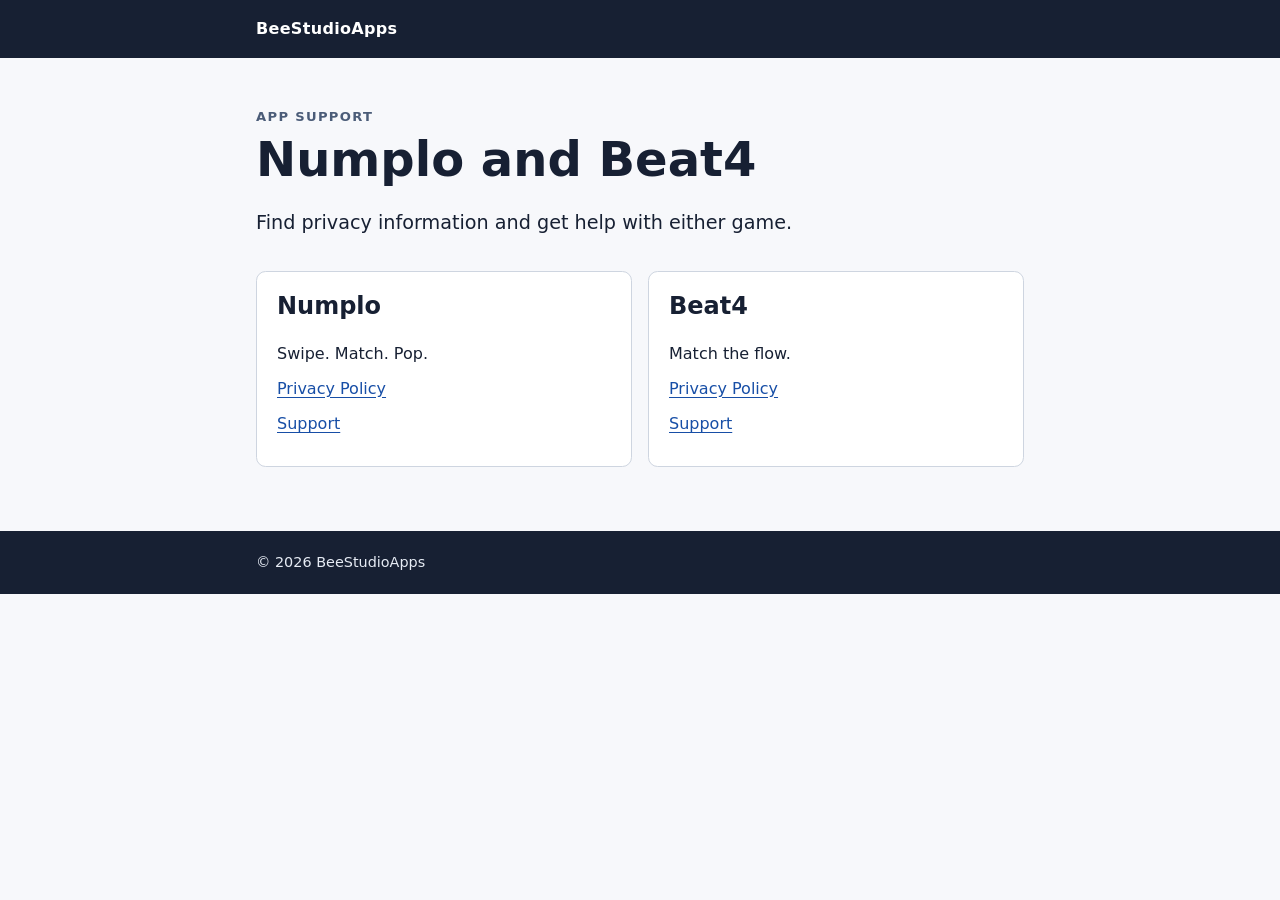
<file: index.html>
<!doctype html>
<html lang="en">
  <head>
    <meta charset="utf-8">
    <meta name="viewport" content="width=device-width, initial-scale=1">
    <meta name="description" content="Privacy and support information for Numplo and Beat4 by BeeStudioApps.">
    <title>BeeStudioApps Support</title>
    <link rel="stylesheet" href="styles.css">
  </head>
  <body>
    <a class="skip-link" href="#main">Skip to content</a>
    <header class="site-header">
      <div class="container"><a class="wordmark" href="/app-support/">BeeStudioApps</a></div>
    </header>
    <main class="container" id="main">
      <p class="eyebrow">APP SUPPORT</p>
      <h1>Numplo and Beat4</h1>
      <p class="lede">Find privacy information and get help with either game.</p>
      <div class="app-grid">
        <section class="app-card" aria-labelledby="numplo-title">
          <h2 id="numplo-title">Numplo</h2>
          <p>Swipe. Match. Pop.</p>
          <p><a href="/app-support/numplo/privacy/">Privacy Policy</a></p>
          <p><a href="/app-support/numplo/support/">Support</a></p>
        </section>
        <section class="app-card" aria-labelledby="beat4-title">
          <h2 id="beat4-title">Beat4</h2>
          <p>Match the flow.</p>
          <p><a href="/app-support/beat4/privacy/">Privacy Policy</a></p>
          <p><a href="/app-support/beat4/support/">Support</a></p>
        </section>
      </div>
    </main>
    <footer class="site-footer"><div class="container">© 2026 BeeStudioApps</div></footer>
  </body>
</html>
</file>
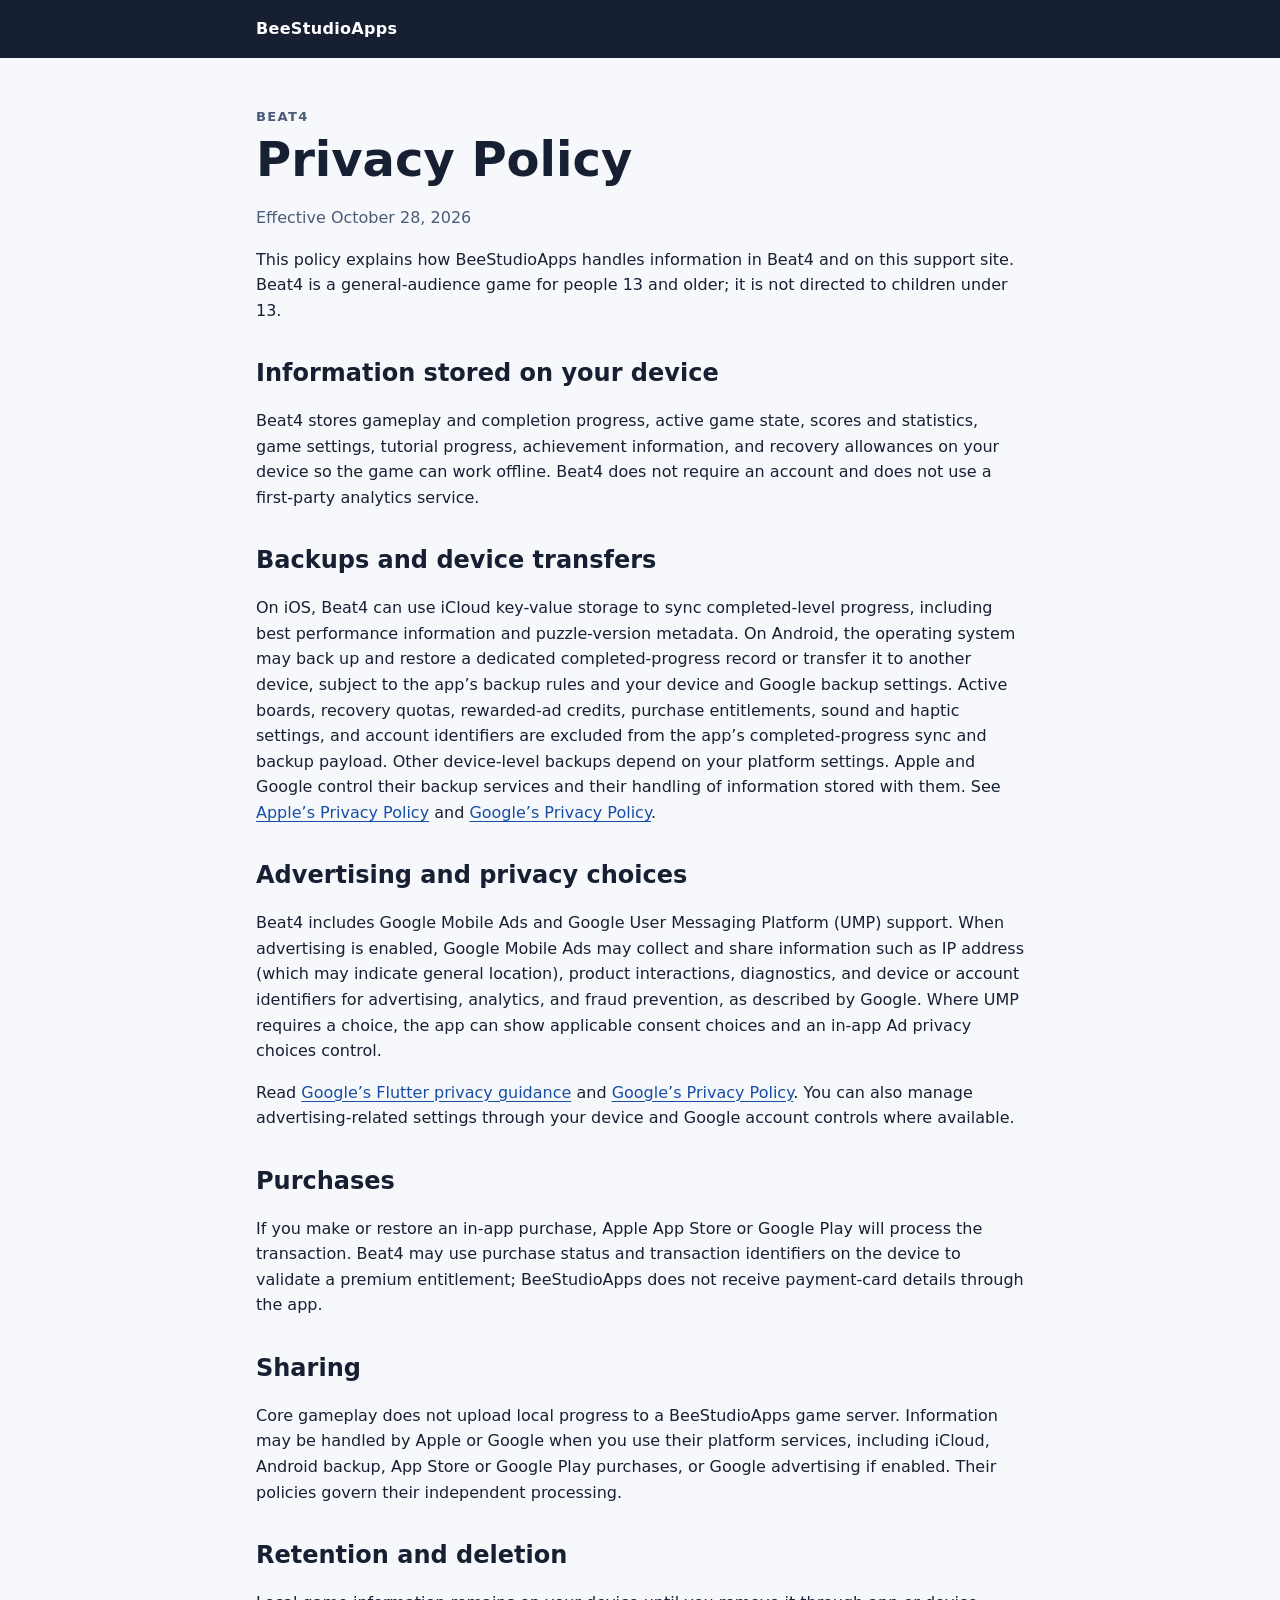
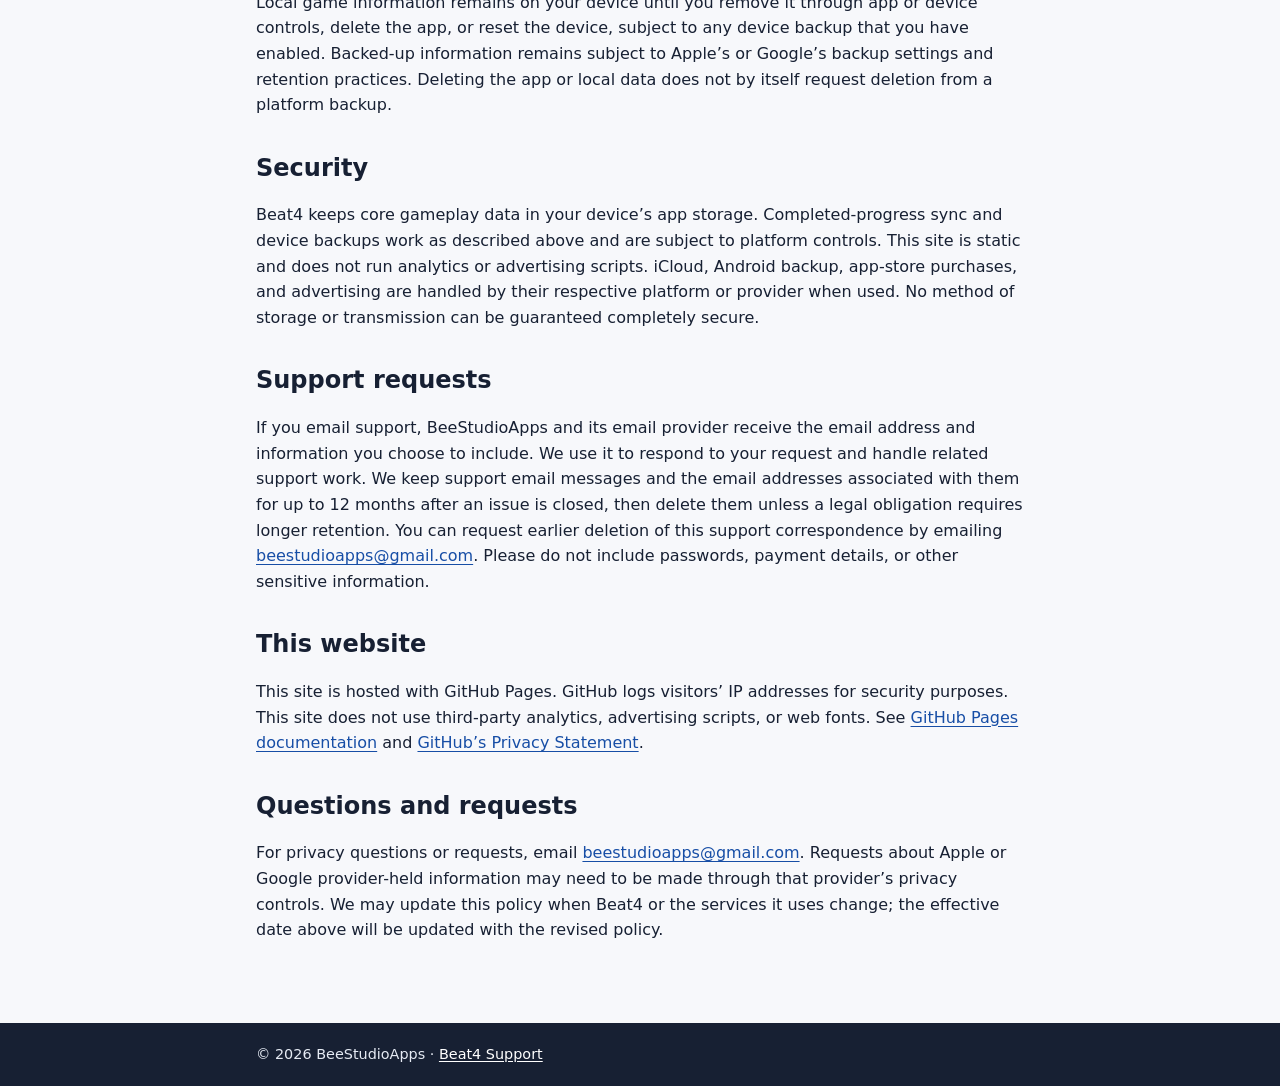
<file: beat4/privacy/index.html>
<!doctype html>
<html lang="en">
  <head>
    <meta charset="utf-8">
    <meta name="viewport" content="width=device-width, initial-scale=1">
    <meta name="description" content="Beat4 Privacy Policy by BeeStudioApps.">
    <title>Beat4 Privacy Policy | BeeStudioApps</title>
    <link rel="stylesheet" href="../../styles.css">
  </head>
  <body>
    <a class="skip-link" href="#main">Skip to content</a>
    <header class="site-header"><div class="container"><a class="wordmark" href="/app-support/">BeeStudioApps</a></div></header>
    <main class="container" id="main">
      <p class="eyebrow">BEAT4</p>
      <h1>Privacy Policy</h1>
      <p class="meta">Effective October 28, 2026</p>
      <p>This policy explains how BeeStudioApps handles information in Beat4 and on this support site. Beat4 is a general-audience game for people 13 and older; it is not directed to children under 13.</p>

      <h2>Information stored on your device</h2>
      <p>Beat4 stores gameplay and completion progress, active game state, scores and statistics, game settings, tutorial progress, achievement information, and recovery allowances on your device so the game can work offline. Beat4 does not require an account and does not use a first-party analytics service.</p>

      <h2>Backups and device transfers</h2>
      <p>On iOS, Beat4 can use iCloud key-value storage to sync completed-level progress, including best performance information and puzzle-version metadata. On Android, the operating system may back up and restore a dedicated completed-progress record or transfer it to another device, subject to the app’s backup rules and your device and Google backup settings. Active boards, recovery quotas, rewarded-ad credits, purchase entitlements, sound and haptic settings, and account identifiers are excluded from the app’s completed-progress sync and backup payload. Other device-level backups depend on your platform settings. Apple and Google control their backup services and their handling of information stored with them. See <a href="https://www.apple.com/legal/privacy/">Apple’s Privacy Policy</a> and <a href="https://policies.google.com/privacy">Google’s Privacy Policy</a>.</p>

      <h2>Advertising and privacy choices</h2>
      <p>Beat4 includes Google Mobile Ads and Google User Messaging Platform (UMP) support. When advertising is enabled, Google Mobile Ads may collect and share information such as IP address (which may indicate general location), product interactions, diagnostics, and device or account identifiers for advertising, analytics, and fraud prevention, as described by Google. Where UMP requires a choice, the app can show applicable consent choices and an in-app Ad privacy choices control.</p>
      <p>Read <a href="https://developers.google.com/admob/flutter/privacy">Google’s Flutter privacy guidance</a> and <a href="https://policies.google.com/privacy">Google’s Privacy Policy</a>. You can also manage advertising-related settings through your device and Google account controls where available.</p>

      <h2>Purchases</h2>
      <p>If you make or restore an in-app purchase, Apple App Store or Google Play will process the transaction. Beat4 may use purchase status and transaction identifiers on the device to validate a premium entitlement; BeeStudioApps does not receive payment-card details through the app.</p>

      <h2>Sharing</h2>
      <p>Core gameplay does not upload local progress to a BeeStudioApps game server. Information may be handled by Apple or Google when you use their platform services, including iCloud, Android backup, App Store or Google Play purchases, or Google advertising if enabled. Their policies govern their independent processing.</p>

      <h2>Retention and deletion</h2>
      <p>Local game information remains on your device until you remove it through app or device controls, delete the app, or reset the device, subject to any device backup that you have enabled. Backed-up information remains subject to Apple’s or Google’s backup settings and retention practices. Deleting the app or local data does not by itself request deletion from a platform backup.</p>

      <h2>Security</h2>
      <p>Beat4 keeps core gameplay data in your device’s app storage. Completed-progress sync and device backups work as described above and are subject to platform controls. This site is static and does not run analytics or advertising scripts. iCloud, Android backup, app-store purchases, and advertising are handled by their respective platform or provider when used. No method of storage or transmission can be guaranteed completely secure.</p>

      <h2>Support requests</h2>
      <p>If you email support, BeeStudioApps and its email provider receive the email address and information you choose to include. We use it to respond to your request and handle related support work. We keep support email messages and the email addresses associated with them for up to 12 months after an issue is closed, then delete them unless a legal obligation requires longer retention. You can request earlier deletion of this support correspondence by emailing <a href="mailto:beestudioapps@gmail.com?subject=Beat4%20support%20deletion%20request">beestudioapps@gmail.com</a>. Please do not include passwords, payment details, or other sensitive information.</p>

      <h2>This website</h2>
      <p>This site is hosted with GitHub Pages. GitHub logs visitors’ IP addresses for security purposes. This site does not use third-party analytics, advertising scripts, or web fonts. See <a href="https://docs.github.com/en/pages/getting-started-with-github-pages/what-is-github-pages">GitHub Pages documentation</a> and <a href="https://docs.github.com/en/site-policy/privacy-policies/github-privacy-statement">GitHub’s Privacy Statement</a>.</p>

      <h2>Questions and requests</h2>
      <p>For privacy questions or requests, email <a href="mailto:beestudioapps@gmail.com?subject=Beat4%20privacy">beestudioapps@gmail.com</a>. Requests about Apple or Google provider-held information may need to be made through that provider’s privacy controls. We may update this policy when Beat4 or the services it uses change; the effective date above will be updated with the revised policy.</p>
    </main>
    <footer class="site-footer"><div class="container">© 2026 BeeStudioApps · <a href="/app-support/beat4/support/">Beat4 Support</a></div></footer>
  </body>
</html>
</file>
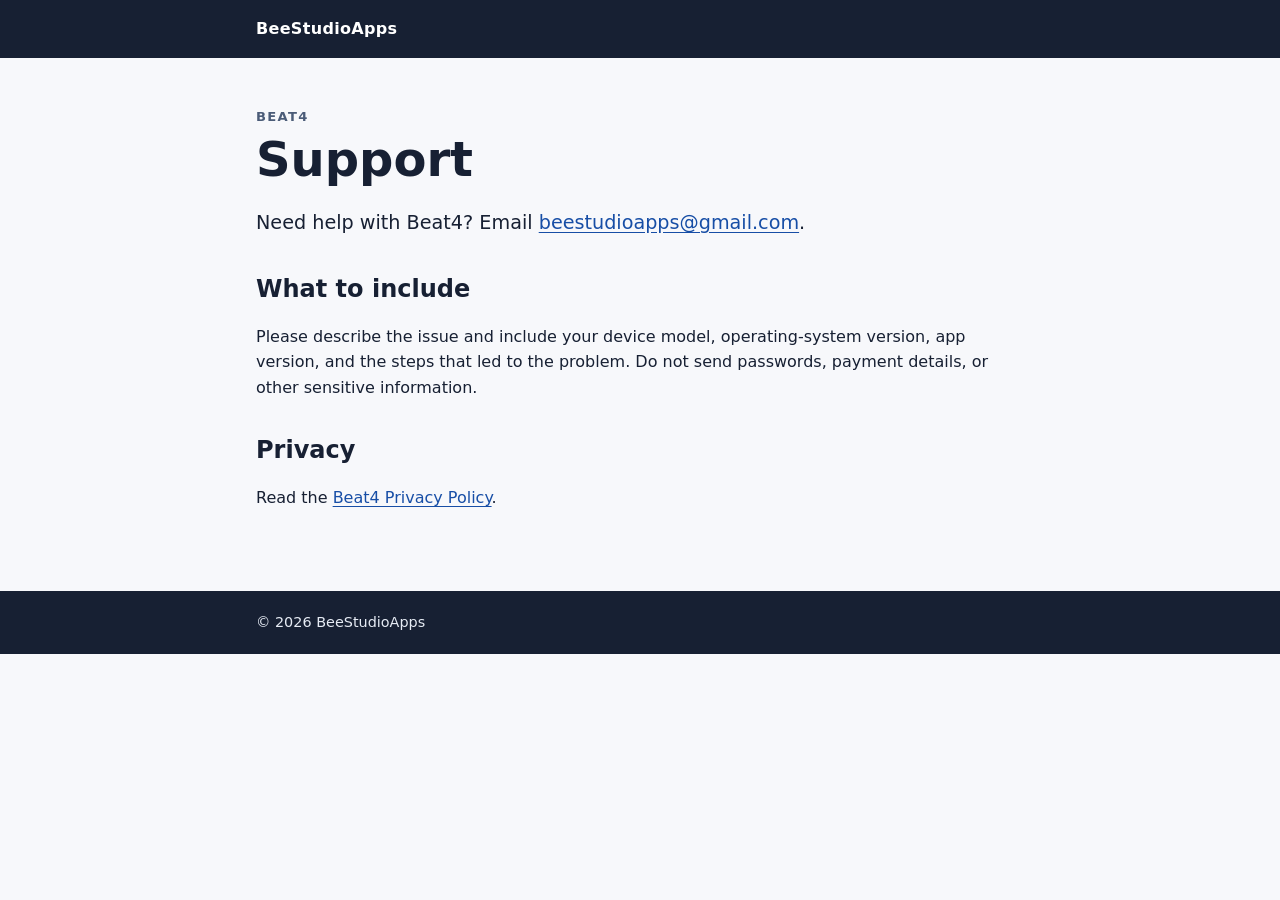
<file: beat4/support/index.html>
<!doctype html>
<html lang="en">
  <head>
    <meta charset="utf-8">
    <meta name="viewport" content="width=device-width, initial-scale=1">
    <meta name="description" content="Get support for Beat4.">
    <title>Beat4 Support | BeeStudioApps</title>
    <link rel="stylesheet" href="../../styles.css">
  </head>
  <body>
    <a class="skip-link" href="#main">Skip to content</a>
    <header class="site-header"><div class="container"><a class="wordmark" href="/app-support/">BeeStudioApps</a></div></header>
    <main class="container" id="main">
      <p class="eyebrow">BEAT4</p>
      <h1>Support</h1>
      <p class="lede">Need help with Beat4? Email <a href="mailto:beestudioapps@gmail.com?subject=Beat4%20support">beestudioapps@gmail.com</a>.</p>
      <h2>What to include</h2>
      <p>Please describe the issue and include your device model, operating-system version, app version, and the steps that led to the problem. Do not send passwords, payment details, or other sensitive information.</p>
      <h2>Privacy</h2>
      <p>Read the <a href="/app-support/beat4/privacy/">Beat4 Privacy Policy</a>.</p>
    </main>
    <footer class="site-footer"><div class="container">© 2026 BeeStudioApps</div></footer>
  </body>
</html>
</file>
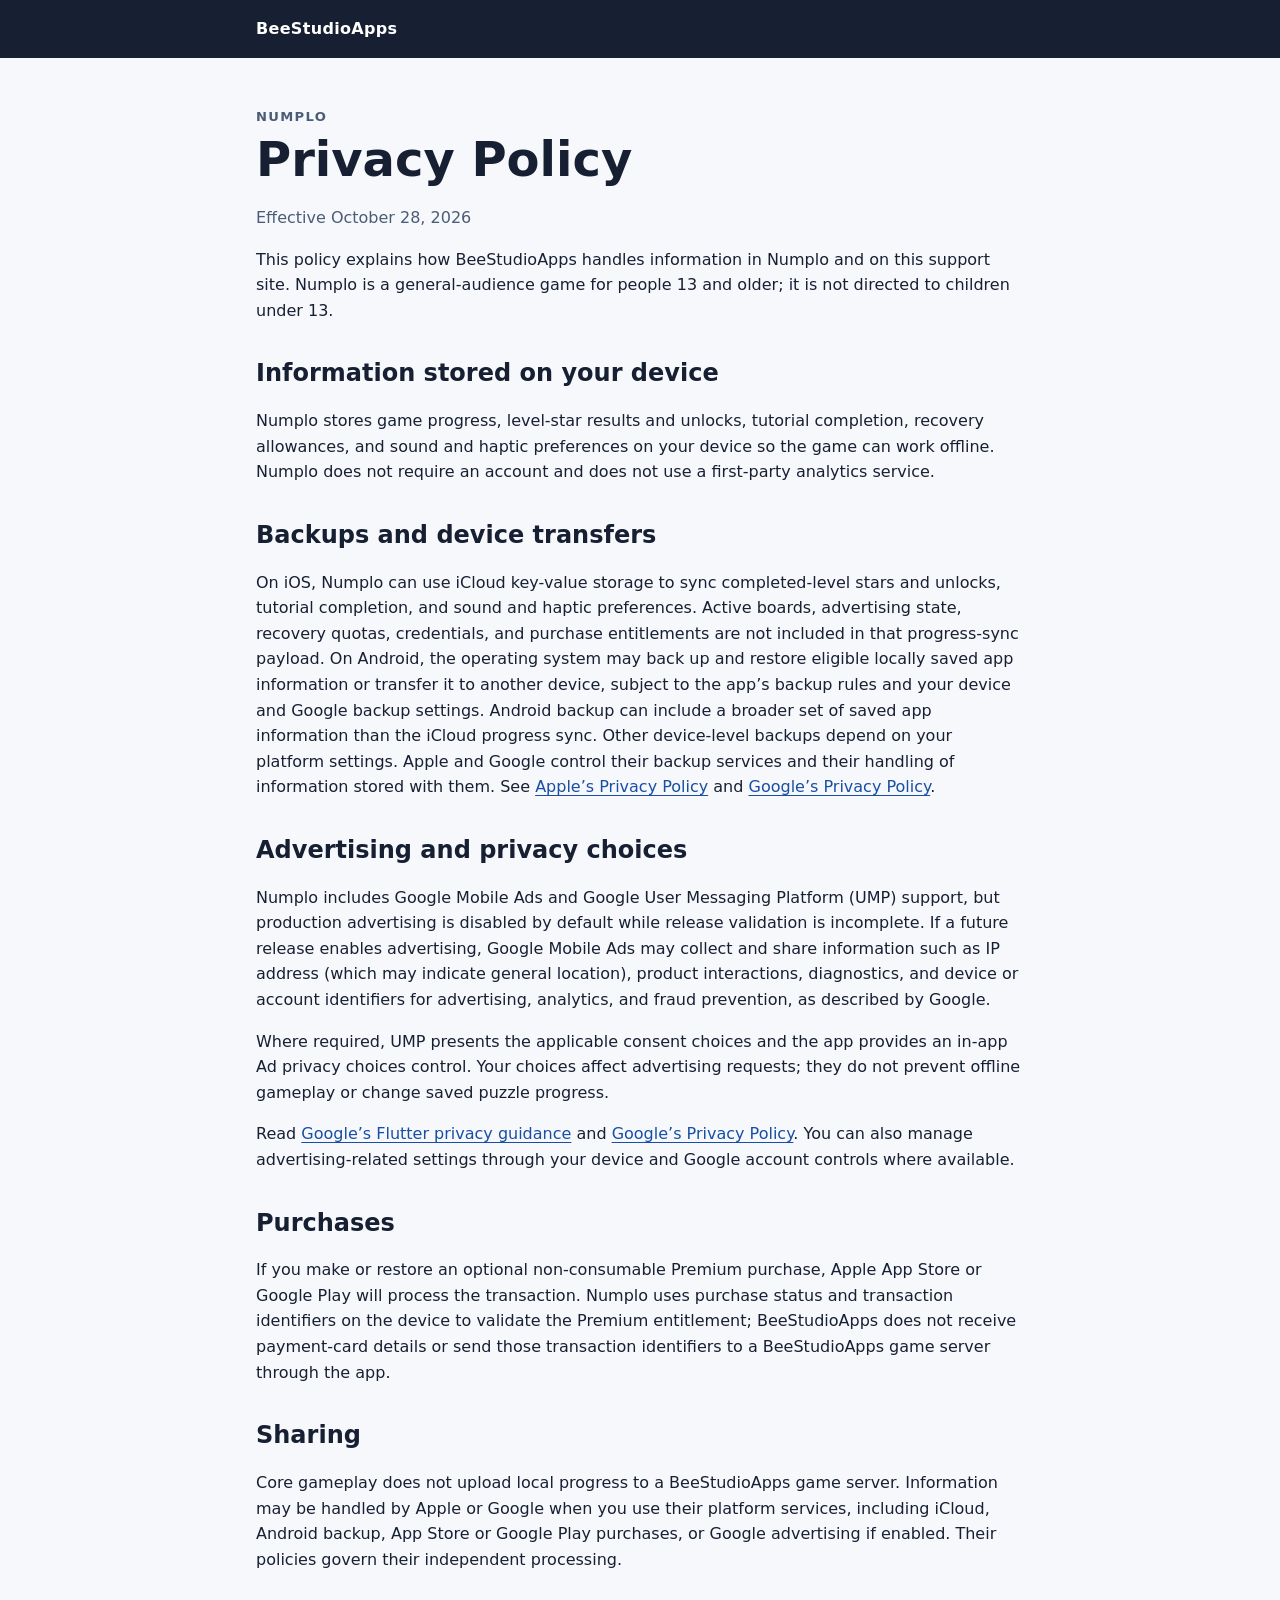
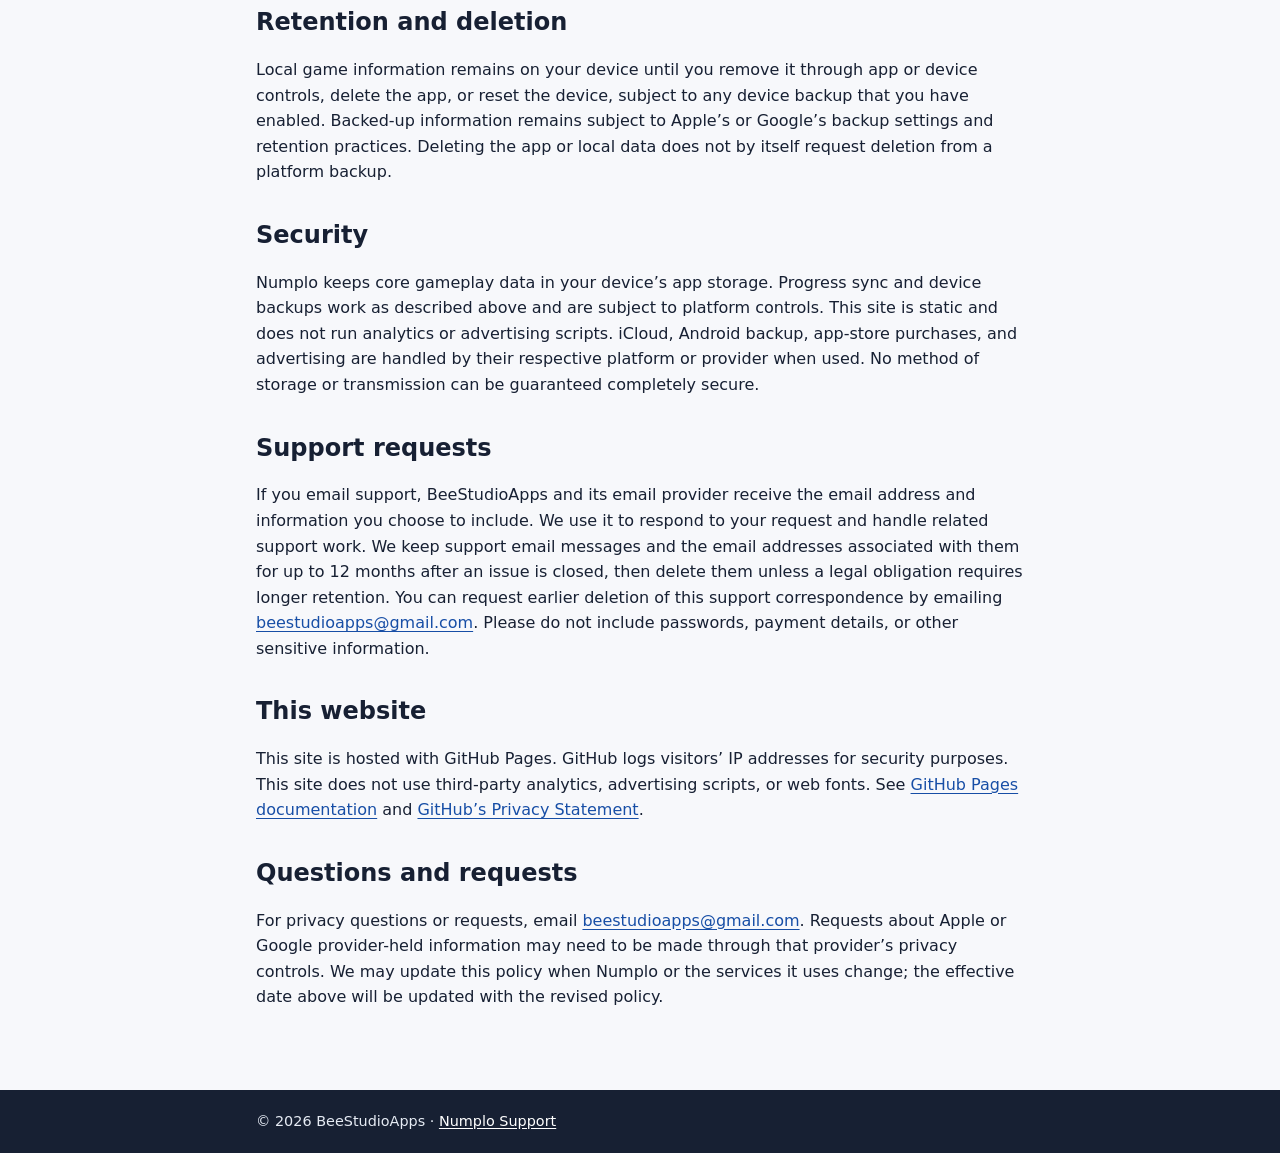
<file: numplo/privacy/index.html>
<!doctype html>
<html lang="en">
  <head>
    <meta charset="utf-8">
    <meta name="viewport" content="width=device-width, initial-scale=1">
    <meta name="description" content="Numplo Privacy Policy by BeeStudioApps.">
    <title>Numplo Privacy Policy | BeeStudioApps</title>
    <link rel="stylesheet" href="../../styles.css">
  </head>
  <body>
    <a class="skip-link" href="#main">Skip to content</a>
    <header class="site-header"><div class="container"><a class="wordmark" href="/app-support/">BeeStudioApps</a></div></header>
    <main class="container" id="main">
      <p class="eyebrow">NUMPLO</p>
      <h1>Privacy Policy</h1>
      <p class="meta">Effective October 28, 2026</p>
      <p>This policy explains how BeeStudioApps handles information in Numplo and on this support site. Numplo is a general-audience game for people 13 and older; it is not directed to children under 13.</p>

      <h2>Information stored on your device</h2>
      <p>Numplo stores game progress, level-star results and unlocks, tutorial completion, recovery allowances, and sound and haptic preferences on your device so the game can work offline. Numplo does not require an account and does not use a first-party analytics service.</p>

      <h2>Backups and device transfers</h2>
      <p>On iOS, Numplo can use iCloud key-value storage to sync completed-level stars and unlocks, tutorial completion, and sound and haptic preferences. Active boards, advertising state, recovery quotas, credentials, and purchase entitlements are not included in that progress-sync payload. On Android, the operating system may back up and restore eligible locally saved app information or transfer it to another device, subject to the app’s backup rules and your device and Google backup settings. Android backup can include a broader set of saved app information than the iCloud progress sync. Other device-level backups depend on your platform settings. Apple and Google control their backup services and their handling of information stored with them. See <a href="https://www.apple.com/legal/privacy/">Apple’s Privacy Policy</a> and <a href="https://policies.google.com/privacy">Google’s Privacy Policy</a>.</p>

      <h2>Advertising and privacy choices</h2>
      <p>Numplo includes Google Mobile Ads and Google User Messaging Platform (UMP) support, but production advertising is disabled by default while release validation is incomplete. If a future release enables advertising, Google Mobile Ads may collect and share information such as IP address (which may indicate general location), product interactions, diagnostics, and device or account identifiers for advertising, analytics, and fraud prevention, as described by Google.</p>
      <p>Where required, UMP presents the applicable consent choices and the app provides an in-app Ad privacy choices control. Your choices affect advertising requests; they do not prevent offline gameplay or change saved puzzle progress.</p>
      <p>Read <a href="https://developers.google.com/admob/flutter/privacy">Google’s Flutter privacy guidance</a> and <a href="https://policies.google.com/privacy">Google’s Privacy Policy</a>. You can also manage advertising-related settings through your device and Google account controls where available.</p>

      <h2>Purchases</h2>
      <p>If you make or restore an optional non-consumable Premium purchase, Apple App Store or Google Play will process the transaction. Numplo uses purchase status and transaction identifiers on the device to validate the Premium entitlement; BeeStudioApps does not receive payment-card details or send those transaction identifiers to a BeeStudioApps game server through the app.</p>

      <h2>Sharing</h2>
      <p>Core gameplay does not upload local progress to a BeeStudioApps game server. Information may be handled by Apple or Google when you use their platform services, including iCloud, Android backup, App Store or Google Play purchases, or Google advertising if enabled. Their policies govern their independent processing.</p>

      <h2>Retention and deletion</h2>
      <p>Local game information remains on your device until you remove it through app or device controls, delete the app, or reset the device, subject to any device backup that you have enabled. Backed-up information remains subject to Apple’s or Google’s backup settings and retention practices. Deleting the app or local data does not by itself request deletion from a platform backup.</p>

      <h2>Security</h2>
      <p>Numplo keeps core gameplay data in your device’s app storage. Progress sync and device backups work as described above and are subject to platform controls. This site is static and does not run analytics or advertising scripts. iCloud, Android backup, app-store purchases, and advertising are handled by their respective platform or provider when used. No method of storage or transmission can be guaranteed completely secure.</p>

      <h2>Support requests</h2>
      <p>If you email support, BeeStudioApps and its email provider receive the email address and information you choose to include. We use it to respond to your request and handle related support work. We keep support email messages and the email addresses associated with them for up to 12 months after an issue is closed, then delete them unless a legal obligation requires longer retention. You can request earlier deletion of this support correspondence by emailing <a href="mailto:beestudioapps@gmail.com?subject=Numplo%20support%20deletion%20request">beestudioapps@gmail.com</a>. Please do not include passwords, payment details, or other sensitive information.</p>

      <h2>This website</h2>
      <p>This site is hosted with GitHub Pages. GitHub logs visitors’ IP addresses for security purposes. This site does not use third-party analytics, advertising scripts, or web fonts. See <a href="https://docs.github.com/en/pages/getting-started-with-github-pages/what-is-github-pages">GitHub Pages documentation</a> and <a href="https://docs.github.com/en/site-policy/privacy-policies/github-privacy-statement">GitHub’s Privacy Statement</a>.</p>

      <h2>Questions and requests</h2>
      <p>For privacy questions or requests, email <a href="mailto:beestudioapps@gmail.com?subject=Numplo%20privacy">beestudioapps@gmail.com</a>. Requests about Apple or Google provider-held information may need to be made through that provider’s privacy controls. We may update this policy when Numplo or the services it uses change; the effective date above will be updated with the revised policy.</p>
    </main>
    <footer class="site-footer"><div class="container">© 2026 BeeStudioApps · <a href="/app-support/numplo/support/">Numplo Support</a></div></footer>
  </body>
</html>
</file>
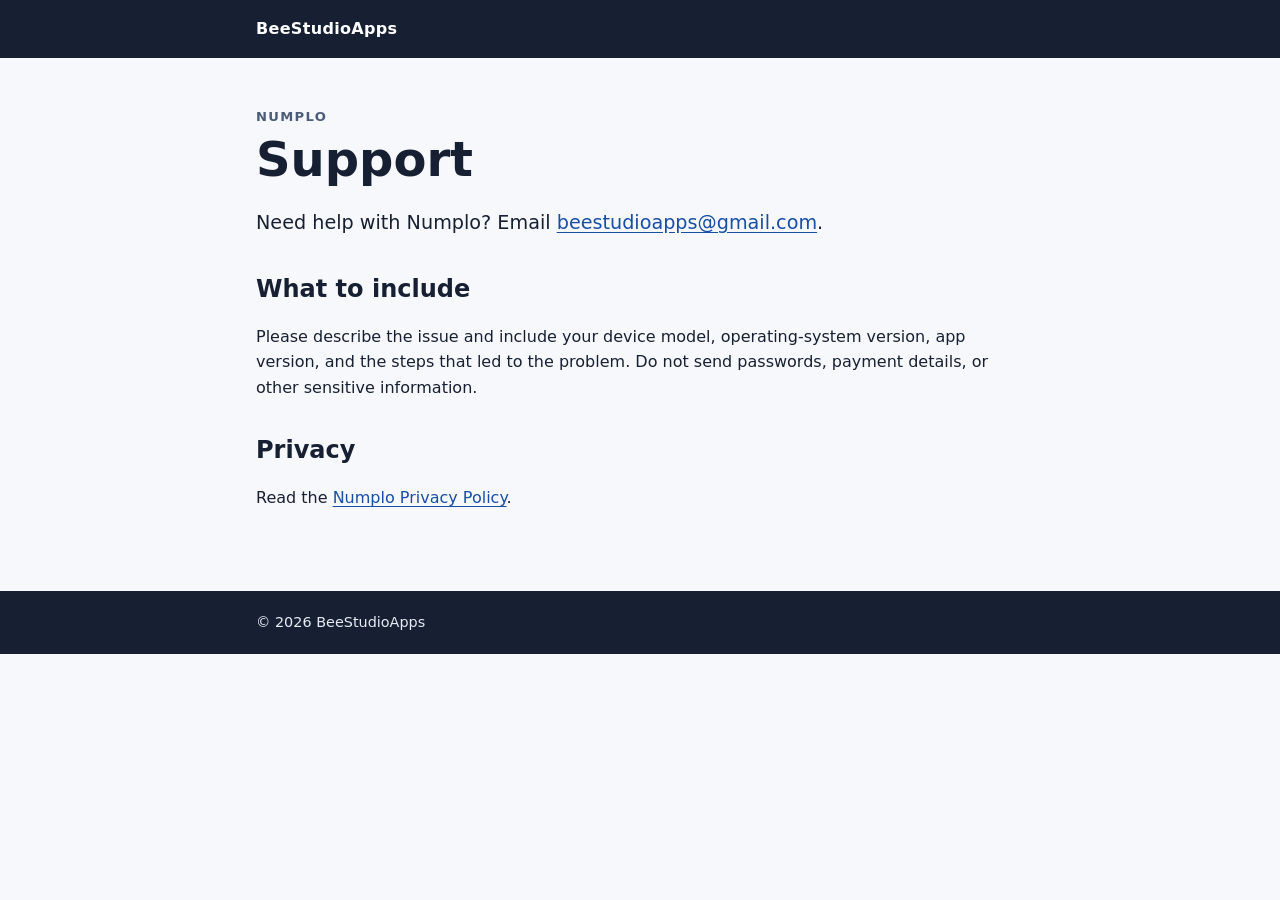
<file: numplo/support/index.html>
<!doctype html>
<html lang="en">
  <head>
    <meta charset="utf-8">
    <meta name="viewport" content="width=device-width, initial-scale=1">
    <meta name="description" content="Get support for Numplo.">
    <title>Numplo Support | BeeStudioApps</title>
    <link rel="stylesheet" href="../../styles.css">
  </head>
  <body>
    <a class="skip-link" href="#main">Skip to content</a>
    <header class="site-header"><div class="container"><a class="wordmark" href="/app-support/">BeeStudioApps</a></div></header>
    <main class="container" id="main">
      <p class="eyebrow">NUMPLO</p>
      <h1>Support</h1>
      <p class="lede">Need help with Numplo? Email <a href="mailto:beestudioapps@gmail.com?subject=Numplo%20support">beestudioapps@gmail.com</a>.</p>
      <h2>What to include</h2>
      <p>Please describe the issue and include your device model, operating-system version, app version, and the steps that led to the problem. Do not send passwords, payment details, or other sensitive information.</p>
      <h2>Privacy</h2>
      <p>Read the <a href="/app-support/numplo/privacy/">Numplo Privacy Policy</a>.</p>
    </main>
    <footer class="site-footer"><div class="container">© 2026 BeeStudioApps</div></footer>
  </body>
</html>
</file>
<file: styles.css>
:root { color-scheme: light; font-family: system-ui, -apple-system, BlinkMacSystemFont, "Segoe UI", sans-serif; color: #172033; background: #f7f8fb; line-height: 1.6; }
* { box-sizing: border-box; }
body { margin: 0; }
a { color: #174ea6; text-underline-offset: .16em; }
a:hover { color: #102f66; }
a:focus-visible { outline: 3px solid #f5b700; outline-offset: 3px; border-radius: 2px; }
.container { width: min(100% - 2.5rem, 48rem); margin: 0 auto; }
.site-header { background: #172033; padding: 1rem 0; }
.wordmark { color: #fff; font-weight: 750; text-decoration: none; letter-spacing: .02em; }
.wordmark:hover { color: #fff; text-decoration: underline; }
.skip-link { position: absolute; top: -4rem; left: 1rem; z-index: 2; padding: .6rem .9rem; color: #172033; background: #fff; }
.skip-link:focus { top: 1rem; }
main { padding: 3rem 0 4rem; }
.eyebrow { margin: 0 0 .3rem; color: #4b5c78; font-size: .82rem; font-weight: 750; letter-spacing: .1em; }
h1, h2 { color: #172033; line-height: 1.2; }
h1 { margin: 0; font-size: clamp(2rem, 7vw, 3rem); }
h2 { margin-top: 2.25rem; }
h3 { margin-top: 1.75rem; }
.lede { max-width: 38rem; font-size: 1.2rem; }
.app-grid { display: grid; grid-template-columns: repeat(auto-fit, minmax(14rem, 1fr)); gap: 1rem; margin-top: 2rem; }
.app-card { padding: 1.25rem; border: 1px solid #ced5e0; border-radius: .6rem; background: #fff; }
.app-card h2 { margin-top: 0; }
.app-card p { margin: .6rem 0; }
.meta { color: #4b5c78; }
.notice { padding: 1rem 1.15rem; border-left: .3rem solid #275dad; background: #e9f0ff; }
.site-footer { padding: 1.25rem 0; color: #e6ebf4; background: #172033; font-size: .9rem; }
.site-footer a { color: #fff; }
.site-footer a:hover { color: #d9e8ff; }
@media (prefers-reduced-motion: reduce) { *, *::before, *::after { scroll-behavior: auto !important; transition-duration: .01ms !important; animation-duration: .01ms !important; } }
</file>
